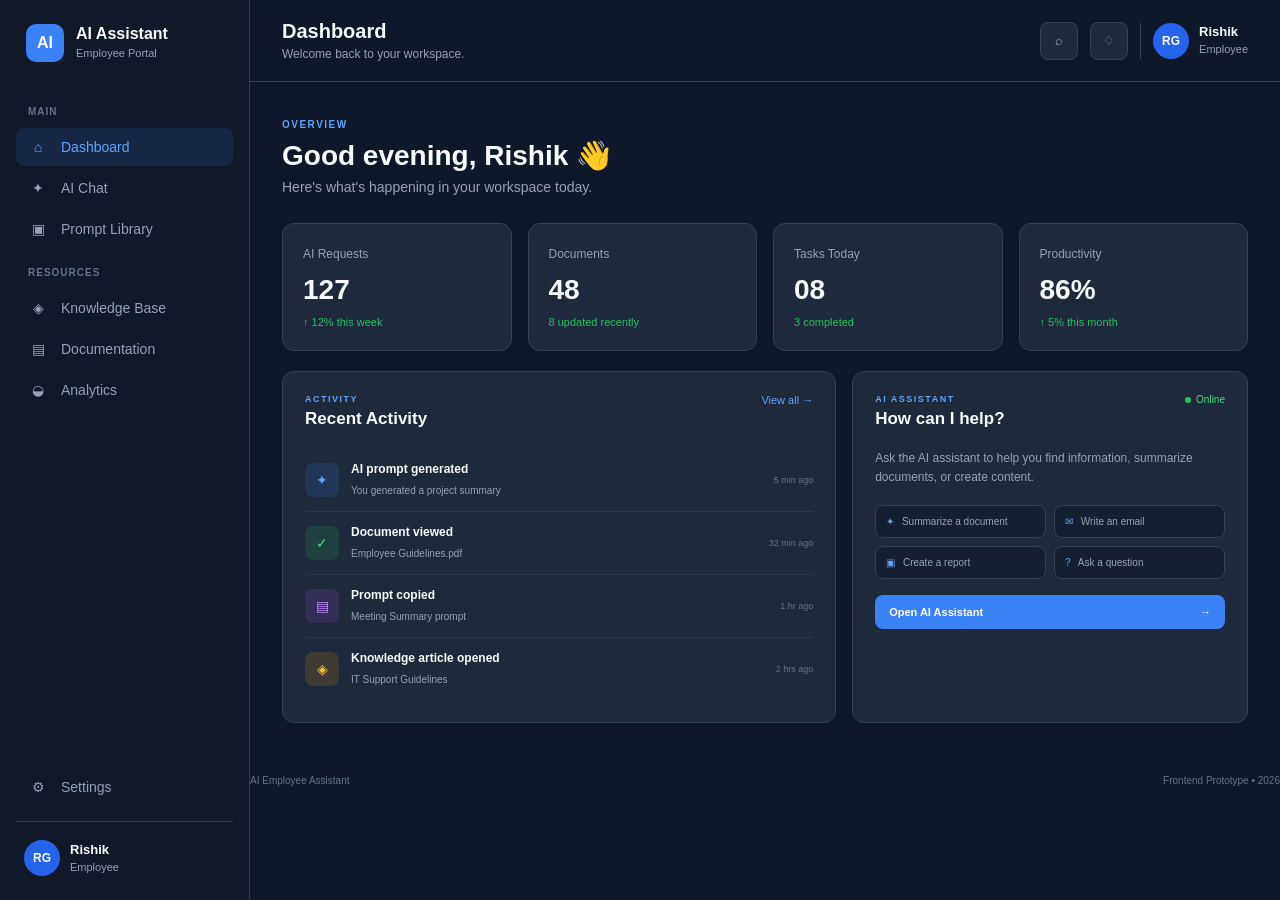
<file: index.html>
<!doctype html>
<html lang="en">
  <head>
    <meta charset="UTF-8" />
    <meta name="viewport" content="width=device-width, initial-scale=1.0" />
    <title>AI Employee Assistant</title>

    <link rel="stylesheet" href="css/style.css" />
    <link rel="stylesheet" href="css/dashboard.css" />

    <script src="js/main.js" defer></script>
  </head>

  <body>
    <div class="app">
      <!-- Sidebar -->
      <aside class="sidebar">
        <div class="logo">
          <div class="logo-icon">AI</div>
          <div>
            <h2>AI Assistant</h2>
            <span>Employee Portal</span>
          </div>
        </div>

        <nav class="sidebar-nav">
          <p class="nav-title">MAIN</p>

          <a href="index.html" class="nav-item active">
            <span>⌂</span>
            Dashboard
          </a>

          <a href="chat.html" class="nav-item">
            <span>✦</span>
            AI Chat
          </a>

          <a href="prompts.html" class="nav-item">
            <span>▣</span>
            Prompt Library
          </a>

          <p class="nav-title">RESOURCES</p>

          <a href="knowledge.html" class="nav-item">
            <span>◈</span>
            Knowledge Base
          </a>

          <a href="docs.html" class="nav-item">
            <span>▤</span>
            Documentation
          </a>

          <a href="analytics.html" class="nav-item">
            <span>◒</span>
            Analytics
          </a>
        </nav>

        <div class="sidebar-bottom">
          <a href="settings.html" class="nav-item">
            <span>⚙</span>
            Settings
          </a>

          <div class="user-mini">
            <div class="avatar">RG</div>

            <div>
              <strong id="userName">Rishik</strong>
              <small id="userRole">Employee</small>
            </div>
          </div>
        </div>
      </aside>

      <!-- Main Area -->
      <main class="main">
        <!-- Top Bar -->
        <header class="topbar">
          <div class="page-info">
            <h1>Dashboard</h1>
            <p>Welcome back to your workspace.</p>
          </div>

          <div class="topbar-actions">
            <button class="icon-btn">⌕</button>
            <button class="icon-btn">♢</button>

            <div class="profile">
              <div class="avatar">RG</div>

              <div>
                <strong id="topUserName">Rishik</strong>
                <small id="topUserRole">Employee</small>
              </div>
            </div>
          </div>
        </header>

        <!-- Page Content -->
        <section class="content">
          <div class="welcome">
            <div>
              <span class="eyebrow">OVERVIEW</span>
              <h2>
                <span id="greetingText">Good morning</span>,
                <span id="welcomeName">Rishik</span> 👋
              </h2>
              <p>Here's what's happening in your workspace today.</p>
            </div>
          </div>

          <div class="stats-grid">
            <div class="stat-card">
              <span>AI Requests</span>
              <strong id="aiRequests">127</strong>
              <small id="aiRequestsChange">↑ 12% this week</small>
            </div>

            <div class="stat-card">
              <span>Documents</span>
              <strong id="documents">48</strong>
              <small id="documentsChange">8 updated recently</small>
            </div>

            <div class="stat-card">
              <span>Tasks Today</span>
              <strong id="tasksToday">08</strong>
              <small id="tasksChange">3 completed</small>
            </div>

            <div class="stat-card">
              <span>Productivity</span>
              <strong id="productivity">86%</strong>
              <small id="productivityChange">↑ 5% this month</small>
            </div>
          </div>
          <!-- Dashboard Lower Section -->
          <div class="dashboard-grid">
            <!-- Recent Activity -->
            <div class="dashboard-card activity-card">
              <div class="card-header">
                <div>
                  <span class="card-label">ACTIVITY</span>
                  <h3>Recent Activity</h3>
                </div>

                <a href="analytics.html" class="view-link">View all →</a>
              </div>

              <div class="activity-list" id="activityList"></div>
            </div>

            <!-- AI Assistant -->
            <div class="dashboard-card assistant-card">
              <div class="card-header">
                <div>
                  <span class="card-label">AI ASSISTANT</span>
                  <h3>How can I help?</h3>
                </div>

                <div class="ai-status">
                  <span></span>
                  Online
                </div>
              </div>

              <p class="assistant-text">
                Ask the AI assistant to help you find information, summarize
                documents, or create content.
              </p>

              <div class="quick-prompts">
                <a
                  href="chat.html?prompt=Summarize%20a%20document"
                  class="quick-prompt"
                >
                  <span>✦</span>
                  Summarize a document
                </a>

                <a
                  href="chat.html?prompt=Help%20me%20write%20a%20professional%20workplace%20email."
                  class="quick-prompt"
                >
                  <span>✉</span>
                  Write an email
                </a>

                <a
                  href="chat.html?prompt=Help%20me%20create%20a%20structured%20workplace%20report."
                  class="quick-prompt"
                >
                  <span>▣</span>
                  Create a report
                </a>

                <a
                  href="chat.html?prompt=Help%20me%20with%20a%20workplace%20question."
                  class="quick-prompt"
                >
                  <span>?</span>
                  Ask a question
                </a>
              </div>

              <a href="chat.html" class="assistant-button">
                Open AI Assistant
                <span>→</span>
              </a>
            </div>
          </div>
        </section>
        <footer class="dashboard-footer">
          <span>AI Employee Assistant</span>
          <span>Frontend Prototype • 2026</span>
        </footer>
      </main>
    </div>
  </body>
</html>
</file>
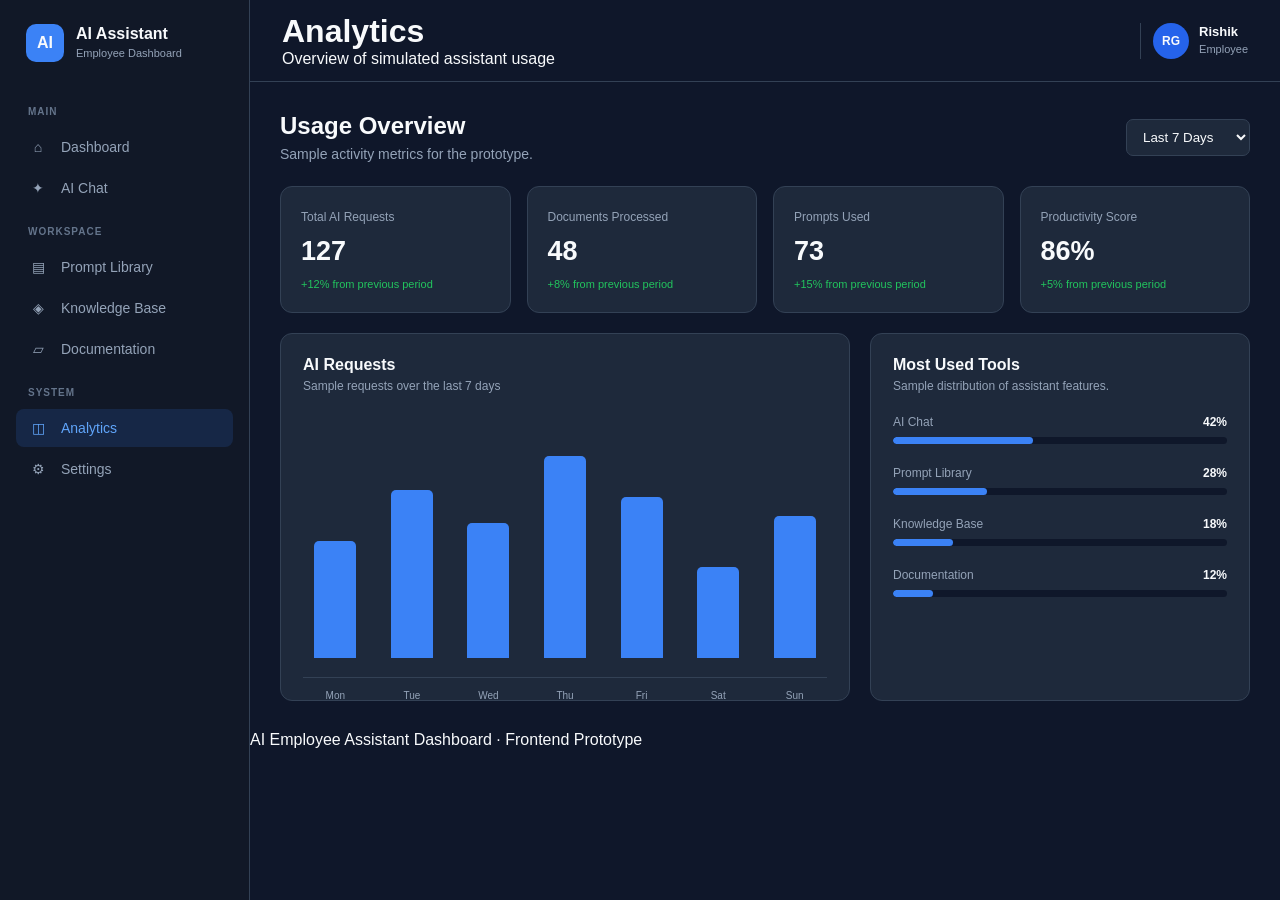
<file: analytics.html>
<!doctype html>
<html lang="en">
  <head>
    <meta charset="UTF-8" />
    <meta name="viewport" content="width=device-width, initial-scale=1.0" />

    <title>Analytics | AI Employee Assistant</title>

    <link rel="stylesheet" href="css/style.css?v=2" />
    <link rel="stylesheet" href="css/analytics.css?v=2" />

    <script src="js/main.js" defer></script>
    <script src="js/analytics.js" defer></script>
  </head>

  <body>
    <div class="app">
      <aside class="sidebar">
        <div class="logo">
          <div class="logo-icon">AI</div>

          <div>
            <h2>AI Assistant</h2>
            <span>Employee Dashboard</span>
          </div>
        </div>

        <nav class="sidebar-nav">
          <p class="nav-title">MAIN</p>

          <a href="index.html" class="nav-item">
            <span>⌂</span>
            Dashboard
          </a>

          <a href="chat.html" class="nav-item">
            <span>✦</span>
            AI Chat
          </a>

          <p class="nav-title">WORKSPACE</p>

          <a href="prompts.html" class="nav-item">
            <span>▤</span>
            Prompt Library
          </a>

          <a href="knowledge.html" class="nav-item">
            <span>◈</span>
            Knowledge Base
          </a>

          <a href="docs.html" class="nav-item">
            <span>▱</span>
            Documentation
          </a>

          <p class="nav-title">SYSTEM</p>

          <a href="analytics.html" class="nav-item active">
            <span>◫</span>
            Analytics
          </a>

          <a href="settings.html" class="nav-item">
            <span>⚙</span>
            Settings
          </a>
        </nav>
      </aside>

      <main class="main">
        <header class="topbar">
          <div>
            <h1>Analytics</h1>
            <p>Overview of simulated assistant usage</p>
          </div>

          <div class="profile">
            <div class="avatar">RG</div>

            <div>
              <strong>Rishik</strong>
              <small>Employee</small>
            </div>
          </div>
        </header>

        <section class="analytics-container">
          <div class="analytics-header">
            <div>
              <h2>Usage Overview</h2>
              <p>Sample activity metrics for the prototype.</p>
            </div>

            <select id="timeRange">
              <option>Last 7 Days</option>
              <option>Last 30 Days</option>
              <option>Last 90 Days</option>
            </select>
          </div>

          <div class="analytics-stats">
            <div class="analytics-card">
              <span>Total AI Requests</span>
              <strong id="totalAIRequests">127</strong>
              <small>+12% from previous period</small>
            </div>

            <div class="analytics-card">
              <span>Documents Processed</span>
              <strong id="documentsProcessed">48</strong>
              <small>+8% from previous period</small>
            </div>

            <div class="analytics-card">
              <span>Prompts Used</span>
              <strong id="promptsUsed">73</strong>
              <small>+15% from previous period</small>
            </div>

            <div class="analytics-card">
              <span>Productivity Score</span>
              <strong id="productivityScore">86%</strong>
              <small>+5% from previous period</small>
            </div>
          </div>

          <div class="analytics-grid">
            <div class="chart-card">
              <div class="chart-header">
                <div>
                  <h3>AI Requests</h3>
                  <p id="chartDescription">
                    Sample requests over the last 7 days
                  </p>
                </div>
              </div>

              <div class="chart">
                <div class="chart-bar">
                  <span id="bar1" style="height: 45%"></span>
                  <small>Mon</small>
                </div>

                <div class="chart-bar">
                  <span id="bar2" style="height: 65%"></span>
                  <small>Tue</small>
                </div>

                <div class="chart-bar">
                  <span id="bar3" style="height: 52%"></span>
                  <small>Wed</small>
                </div>

                <div class="chart-bar">
                  <span id="bar4" style="height: 78%"></span>
                  <small>Thu</small>
                </div>

                <div class="chart-bar">
                  <span id="bar5" style="height: 62%"></span>
                  <small>Fri</small>
                </div>

                <div class="chart-bar">
                  <span id="bar6" style="height: 35%"></span>
                  <small>Sat</small>
                </div>

                <div class="chart-bar">
                  <span id="bar7" style="height: 55%"></span>
                  <small>Sun</small>
                </div>
              </div>
            </div>

            <div class="activity-card">
              <h3>Most Used Tools</h3>
              <p>Sample distribution of assistant features.</p>

              <div class="tool-row">
                <div>
                  <span>AI Chat</span>
                  <strong>42%</strong>
                </div>

                <div class="progress">
                  <span style="width: 42%"></span>
                </div>
              </div>

              <div class="tool-row">
                <div>
                  <span>Prompt Library</span>
                  <strong>28%</strong>
                </div>

                <div class="progress">
                  <span style="width: 28%"></span>
                </div>
              </div>

              <div class="tool-row">
                <div>
                  <span>Knowledge Base</span>
                  <strong>18%</strong>
                </div>

                <div class="progress">
                  <span style="width: 18%"></span>
                </div>
              </div>

              <div class="tool-row">
                <div>
                  <span>Documentation</span>
                  <strong>12%</strong>
                </div>

                <div class="progress">
                  <span style="width: 12%"></span>
                </div>
              </div>
            </div>
          </div>
        </section>

        <footer class="footer">
          <p>AI Employee Assistant Dashboard · Frontend Prototype</p>
        </footer>
      </main>
    </div>
  </body>
</html>
</file>
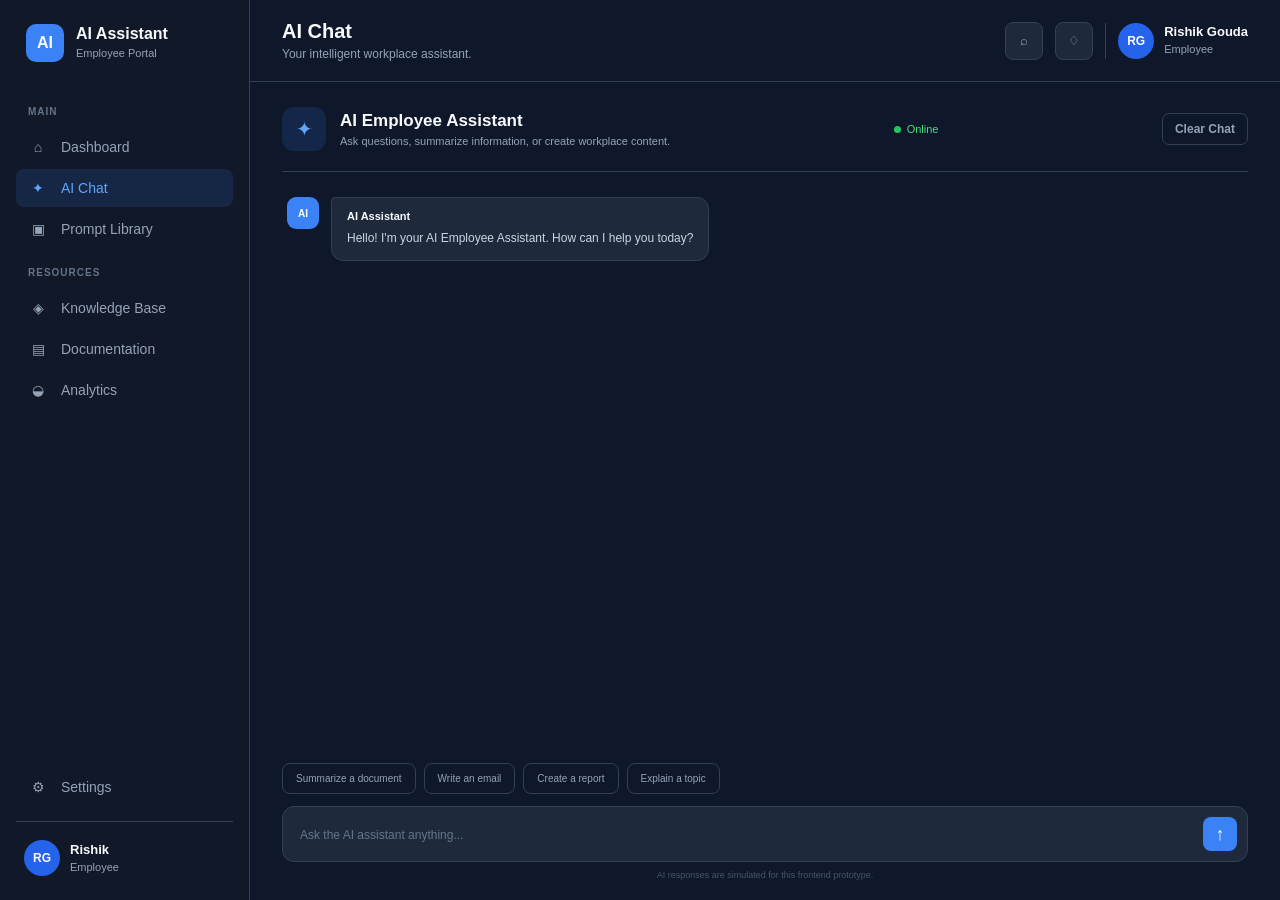
<file: chat.html>
<!doctype html>
<html lang="en">
  <head>
    <meta charset="UTF-8" />
    <meta name="viewport" content="width=device-width, initial-scale=1.0" />

    <title>AI Chat | AI Employee Assistant</title>

    <link rel="stylesheet" href="css/style.css" />
    <link rel="stylesheet" href="css/chat.css" />

    <script src="js/main.js" defer></script>
    <script src="js/chat.js" defer></script>
  </head>

  <body>
    <div class="app">
      <!-- Sidebar -->
      <aside class="sidebar">
        <div class="logo">
          <div class="logo-icon">AI</div>

          <div>
            <h2>AI Assistant</h2>
            <span>Employee Portal</span>
          </div>
        </div>

        <nav class="sidebar-nav">
          <p class="nav-title">MAIN</p>

          <a href="index.html" class="nav-item">
            <span>⌂</span>
            Dashboard
          </a>

          <a href="chat.html" class="nav-item active">
            <span>✦</span>
            AI Chat
          </a>

          <a href="prompts.html" class="nav-item">
            <span>▣</span>
            Prompt Library
          </a>

          <p class="nav-title">RESOURCES</p>

          <a href="knowledge.html" class="nav-item">
            <span>◈</span>
            Knowledge Base
          </a>

          <a href="docs.html" class="nav-item">
            <span>▤</span>
            Documentation
          </a>

          <a href="analytics.html" class="nav-item">
            <span>◒</span>
            Analytics
          </a>
        </nav>

        <div class="sidebar-bottom">
          <a href="settings.html" class="nav-item">
            <span>⚙</span>
            Settings
          </a>

          <div class="user-mini">
            <div class="avatar">RG</div>

            <div>
              <strong>Rishik</strong>
              <small>Employee</small>
            </div>
          </div>
        </div>
      </aside>

      <!-- Main -->
      <main class="main">
        <header class="topbar">
          <div class="page-info">
            <h1>AI Chat</h1>
            <p>Your intelligent workplace assistant.</p>
          </div>

          <div class="topbar-actions">
            <button class="icon-btn">⌕</button>
            <button class="icon-btn">♢</button>

            <div class="profile">
              <div class="avatar">RG</div>

              <div>
                <strong>Rishik Gouda</strong>
                <small>Employee</small>
              </div>
            </div>
          </div>
        </header>

        <!-- Chat -->
        <section class="chat-container">
          <div class="chat-header">
            <div class="ai-avatar">✦</div>

            <div>
              <h2>AI Employee Assistant</h2>
              <p>
                Ask questions, summarize information, or create workplace
                content.
              </p>
            </div>

            <div class="chat-status">
              <span></span>
              Online
            </div>

            <button id="clearChat" class="clear-chat">Clear Chat</button>
          </div>

          <!-- Messages -->
          <div class="chat-messages" id="chatMessages">
            <div class="message ai-message">
              <div class="message-avatar">AI</div>

              <div class="message-content">
                <strong>AI Assistant</strong>

                <p>
                  Hello! I'm your AI Employee Assistant. How can I help you
                  today?
                </p>
              </div>
            </div>
          </div>

          <!-- Suggestions -->
          <div class="suggestions" id="chatSuggestions">
            <button class="suggestion">Summarize a document</button>

            <button class="suggestion">Write an email</button>

            <button class="suggestion">Create a report</button>

            <button class="suggestion">Explain a topic</button>
          </div>

          <!-- Input -->
          <div class="chat-input-area">
            <textarea
              id="chatInput"
              placeholder="Ask the AI assistant anything..."
              rows="1"
            ></textarea>

            <button id="sendButton" class="send-button">↑</button>
          </div>

          <p class="chat-disclaimer">
            AI responses are simulated for this frontend prototype.
          </p>
        </section>
      </main>
    </div>
  </body>
</html>
</file>
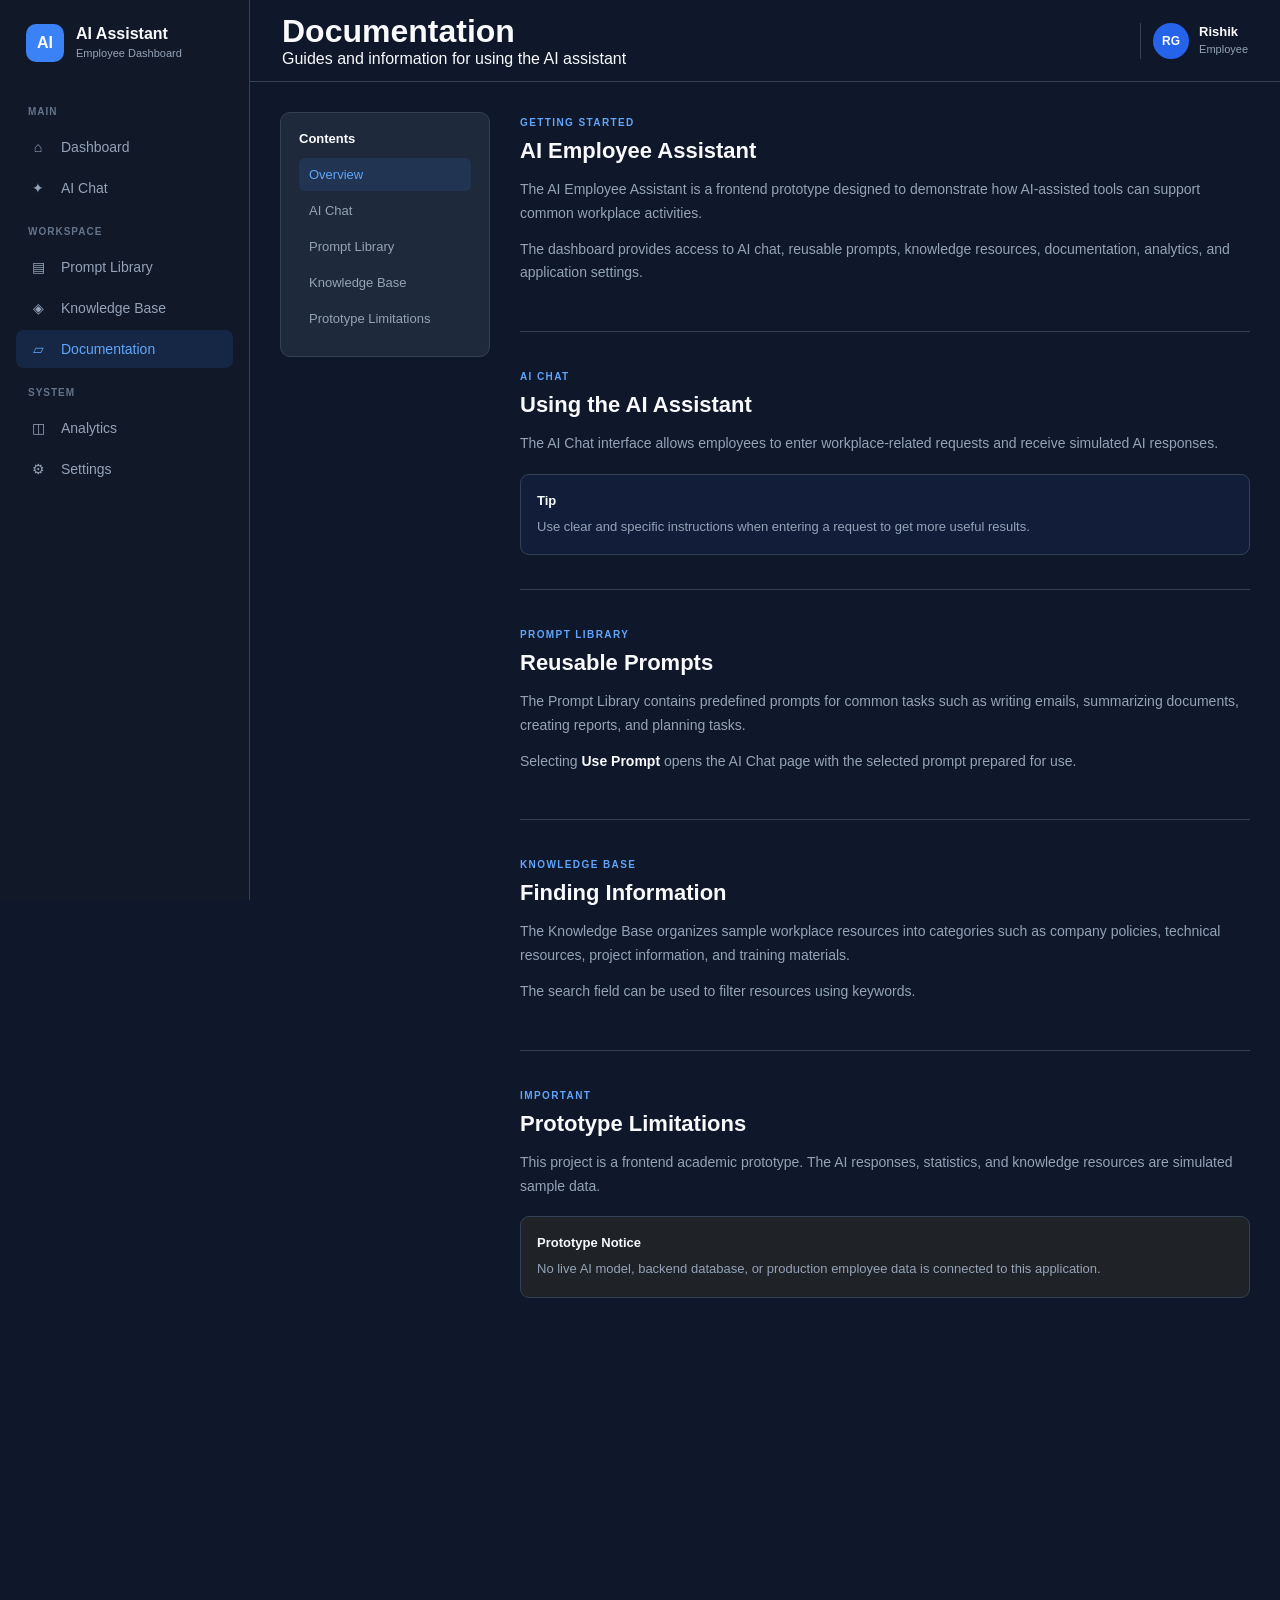
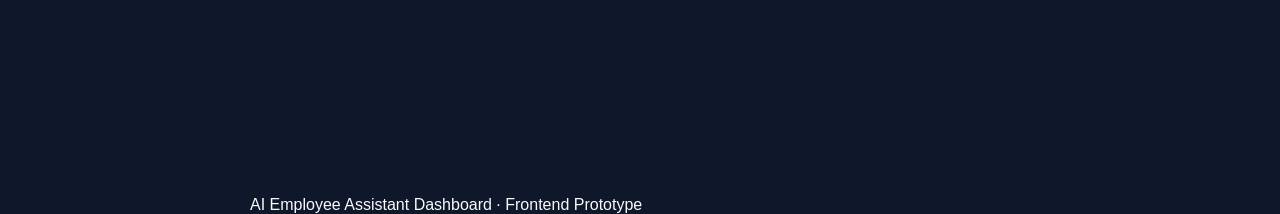
<file: docs.html>
<!doctype html>
<html lang="en">
  <head>
    <meta charset="UTF-8" />
    <meta name="viewport" content="width=device-width, initial-scale=1.0" />

    <title>Documentation | AI Employee Assistant</title>

    <link rel="stylesheet" href="css/style.css?v=2" />
    <link rel="stylesheet" href="css/docs.css?v=2" />

    <script src="js/main.js" defer></script>
    <script src="js/docs.js" defer></script>
  </head>

  <body>
    <div class="app">
      <aside class="sidebar">
        <div class="logo">
          <div class="logo-icon">AI</div>

          <div>
            <h2>AI Assistant</h2>
            <span>Employee Dashboard</span>
          </div>
        </div>

        <nav class="sidebar-nav">
          <p class="nav-title">MAIN</p>

          <a href="index.html" class="nav-item">
            <span>⌂</span>
            Dashboard
          </a>

          <a href="chat.html" class="nav-item">
            <span>✦</span>
            AI Chat
          </a>

          <p class="nav-title">WORKSPACE</p>

          <a href="prompts.html" class="nav-item">
            <span>▤</span>
            Prompt Library
          </a>

          <a href="knowledge.html" class="nav-item">
            <span>◈</span>
            Knowledge Base
          </a>

          <a href="docs.html" class="nav-item active">
            <span>▱</span>
            Documentation
          </a>

          <p class="nav-title">SYSTEM</p>

          <a href="analytics.html" class="nav-item">
            <span>◫</span>
            Analytics
          </a>

          <a href="settings.html" class="nav-item">
            <span>⚙</span>
            Settings
          </a>
        </nav>
      </aside>

      <main class="main">
        <header class="topbar">
          <div>
            <h1>Documentation</h1>
            <p>Guides and information for using the AI assistant</p>
          </div>

          <div class="profile">
            <div class="avatar">RG</div>

            <div>
              <strong>Rishik</strong>
              <small>Employee</small>
            </div>
          </div>
        </header>

        <section class="docs-container">
          <div class="docs-layout">
            <aside class="docs-sidebar">
              <h3>Contents</h3>

              <a href="#overview" class="docs-link active"> Overview </a>

              <a href="#chat" class="docs-link"> AI Chat </a>

              <a href="#prompts" class="docs-link"> Prompt Library </a>

              <a href="#knowledge" class="docs-link"> Knowledge Base </a>

              <a href="#limitations" class="docs-link">
                Prototype Limitations
              </a>
            </aside>

            <article class="docs-content">
              <section id="overview" class="doc-section">
                <span class="doc-label">GETTING STARTED</span>

                <h2>AI Employee Assistant</h2>

                <p>
                  The AI Employee Assistant is a frontend prototype designed to
                  demonstrate how AI-assisted tools can support common workplace
                  activities.
                </p>

                <p>
                  The dashboard provides access to AI chat, reusable prompts,
                  knowledge resources, documentation, analytics, and application
                  settings.
                </p>
              </section>

              <section id="chat" class="doc-section">
                <span class="doc-label">AI CHAT</span>

                <h2>Using the AI Assistant</h2>

                <p>
                  The AI Chat interface allows employees to enter
                  workplace-related requests and receive simulated AI responses.
                </p>

                <div class="info-box">
                  <strong>Tip</strong>
                  <p>
                    Use clear and specific instructions when entering a request
                    to get more useful results.
                  </p>
                </div>
              </section>

              <section id="prompts" class="doc-section">
                <span class="doc-label">PROMPT LIBRARY</span>

                <h2>Reusable Prompts</h2>

                <p>
                  The Prompt Library contains predefined prompts for common
                  tasks such as writing emails, summarizing documents, creating
                  reports, and planning tasks.
                </p>

                <p>
                  Selecting <strong>Use Prompt</strong> opens the AI Chat page
                  with the selected prompt prepared for use.
                </p>
              </section>

              <section id="knowledge" class="doc-section">
                <span class="doc-label">KNOWLEDGE BASE</span>

                <h2>Finding Information</h2>

                <p>
                  The Knowledge Base organizes sample workplace resources into
                  categories such as company policies, technical resources,
                  project information, and training materials.
                </p>

                <p>
                  The search field can be used to filter resources using
                  keywords.
                </p>
              </section>

              <section id="limitations" class="doc-section">
                <span class="doc-label">IMPORTANT</span>

                <h2>Prototype Limitations</h2>

                <p>
                  This project is a frontend academic prototype. The AI
                  responses, statistics, and knowledge resources are simulated
                  sample data.
                </p>

                <div class="warning-box">
                  <strong>Prototype Notice</strong>
                  <p>
                    No live AI model, backend database, or production employee
                    data is connected to this application.
                  </p>
                </div>
              </section>
            </article>
          </div>
        </section>

        <footer class="footer">
          <p>AI Employee Assistant Dashboard · Frontend Prototype</p>
        </footer>
      </main>
    </div>
  </body>
</html>
</file>
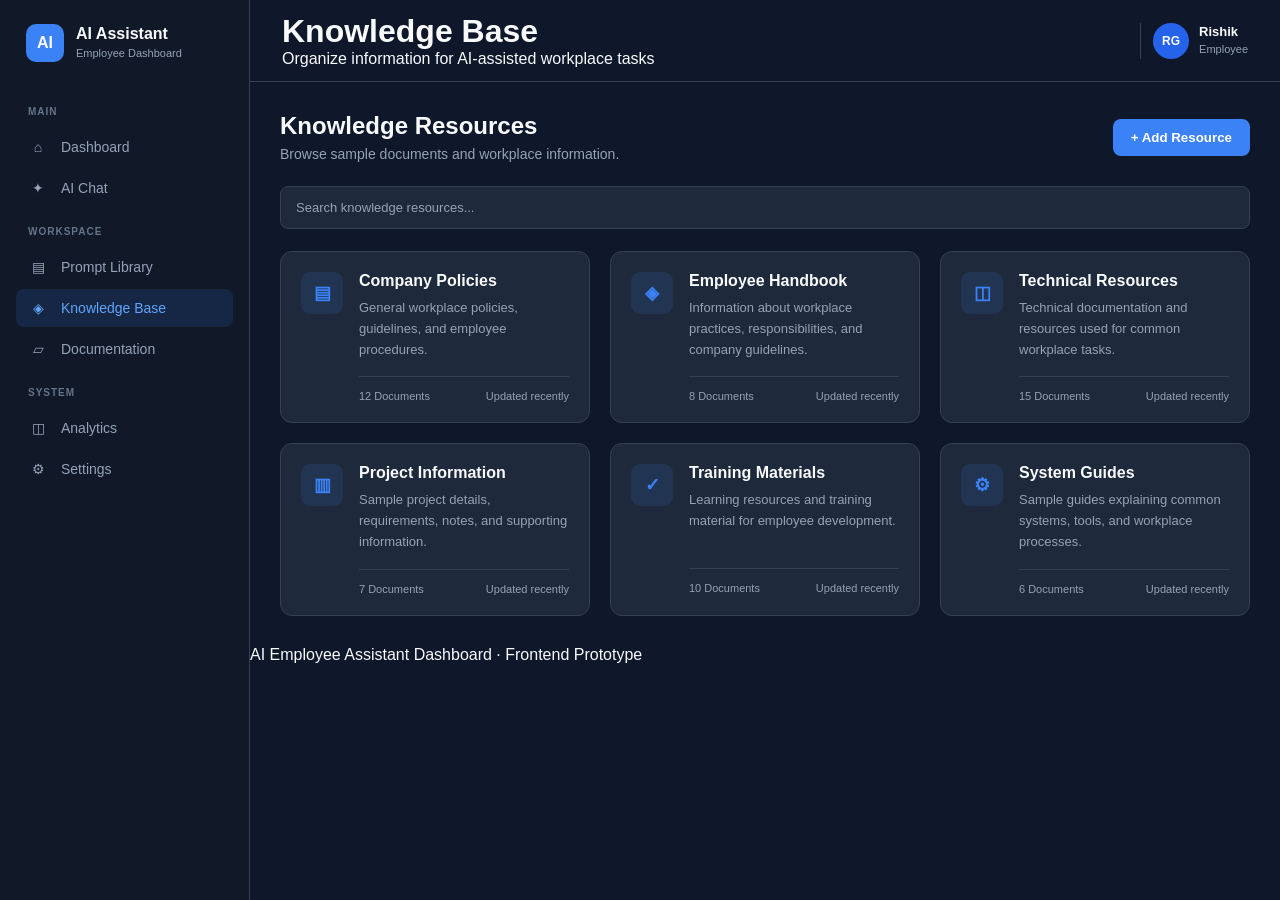
<file: knowledge.html>
<!doctype html>
<html lang="en">
  <head>
    <meta charset="UTF-8" />
    <meta name="viewport" content="width=device-width, initial-scale=1.0" />

    <title>Knowledge Base | AI Employee Assistant</title>

    <link rel="stylesheet" href="css/style.css?v=2" />
    <link rel="stylesheet" href="css/knowledge.css?v=2" />

    <script src="js/main.js" defer></script>
    <script src="js/knowledge.js" defer></script>
  </head>

  <body>
    <div class="app">
      <aside class="sidebar">
        <div class="logo">
          <div class="logo-icon">AI</div>

          <div>
            <h2>AI Assistant</h2>
            <span>Employee Dashboard</span>
          </div>
        </div>

        <nav class="sidebar-nav">
          <p class="nav-title">MAIN</p>

          <a href="index.html" class="nav-item">
            <span>⌂</span>
            Dashboard
          </a>

          <a href="chat.html" class="nav-item">
            <span>✦</span>
            AI Chat
          </a>

          <p class="nav-title">WORKSPACE</p>

          <a href="prompts.html" class="nav-item">
            <span>▤</span>
            Prompt Library
          </a>

          <a href="knowledge.html" class="nav-item active">
            <span>◈</span>
            Knowledge Base
          </a>

          <a href="docs.html" class="nav-item">
            <span>▱</span>
            Documentation
          </a>

          <p class="nav-title">SYSTEM</p>

          <a href="analytics.html" class="nav-item">
            <span>◫</span>
            Analytics
          </a>

          <a href="settings.html" class="nav-item">
            <span>⚙</span>
            Settings
          </a>
        </nav>
      </aside>

      <main class="main">
        <header class="topbar">
          <div>
            <h1>Knowledge Base</h1>
            <p>Organize information for AI-assisted workplace tasks</p>
          </div>

          <div class="profile">
            <div class="avatar">RG</div>

            <div>
              <strong>Rishik</strong>
              <small>Employee</small>
            </div>
          </div>
        </header>

        <section class="knowledge-container">
          <div class="knowledge-header">
            <div>
              <h2>Knowledge Resources</h2>
              <p>Browse sample documents and workplace information.</p>
            </div>

            <button class="add-resource" id="addResourceBtn">
              + Add Resource
            </button>
          </div>
          <div class="new-resource-form" id="newResourceForm">
            <div class="new-resource-header">
              <div>
                <h3>Add Knowledge Resource</h3>
                <p>Add a custom resource to your knowledge base.</p>
              </div>
            </div>

            <div class="new-resource-fields">
              <div>
                <label for="resourceName">Resource Name</label>
                <input
                  type="text"
                  id="resourceName"
                  placeholder="e.g. Meeting Guidelines"
                />
              </div>

              <div>
                <label for="resourceCategory">Category</label>
                <select id="newResourceCategory">
                  <option value="Workplace">Workplace</option>
                  <option value="Employee Resources">Employee Resources</option>
                  <option value="Technical">Technical</option>
                  <option value="Projects">Projects</option>
                  <option value="Learning">Learning</option>
                  <option value="Systems">Systems</option>
                </select>
              </div>

              <div>
                <label for="resourceText">Description</label>
                <textarea
                  id="resourceText"
                  placeholder="Describe the information contained in this resource..."
                ></textarea>
              </div>
            </div>

            <div class="new-resource-actions">
              <button class="cancel-resource" id="cancelResourceBtn">
                Cancel
              </button>

              <button class="save-resource" id="saveResourceBtn">
                Add Resource
              </button>
            </div>
          </div>

          <div class="knowledge-search">
            <input
              type="text"
              id="knowledgeSearch"
              placeholder="Search knowledge resources..."
            />
          </div>

          <div class="knowledge-grid">
            <div class="knowledge-card" data-resource="company-policies">
              <div class="knowledge-icon">▤</div>

              <div class="knowledge-content">
                <h3>Company Policies</h3>

                <p>
                  General workplace policies, guidelines, and employee
                  procedures.
                </p>

                <div class="knowledge-meta">
                  <span>12 Documents</span>
                  <span>Updated recently</span>
                </div>
              </div>
            </div>

            <div class="knowledge-card" data-resource="employee-handbook">
              <div class="knowledge-icon">◈</div>

              <div class="knowledge-content">
                <h3>Employee Handbook</h3>

                <p>
                  Information about workplace practices, responsibilities, and
                  company guidelines.
                </p>

                <div class="knowledge-meta">
                  <span>8 Documents</span>
                  <span>Updated recently</span>
                </div>
              </div>
            </div>

            <div class="knowledge-card" data-resource="technical-resources">
              <div class="knowledge-icon">◫</div>

              <div class="knowledge-content">
                <h3>Technical Resources</h3>

                <p>
                  Technical documentation and resources used for common
                  workplace tasks.
                </p>

                <div class="knowledge-meta">
                  <span>15 Documents</span>
                  <span>Updated recently</span>
                </div>
              </div>
            </div>

            <div class="knowledge-card" data-resource="project-information">
              <div class="knowledge-icon">▥</div>

              <div class="knowledge-content">
                <h3>Project Information</h3>

                <p>
                  Sample project details, requirements, notes, and supporting
                  information.
                </p>

                <div class="knowledge-meta">
                  <span>7 Documents</span>
                  <span>Updated recently</span>
                </div>
              </div>
            </div>

            <div class="knowledge-card" data-resource="training-materials">
              <div class="knowledge-icon">✓</div>

              <div class="knowledge-content">
                <h3>Training Materials</h3>

                <p>
                  Learning resources and training material for employee
                  development.
                </p>

                <div class="knowledge-meta">
                  <span>10 Documents</span>
                  <span>Updated recently</span>
                </div>
              </div>
            </div>

            <div class="knowledge-card" data-resource="system-guides">
              <div class="knowledge-icon">⚙</div>

              <div class="knowledge-content">
                <h3>System Guides</h3>

                <p>
                  Sample guides explaining common systems, tools, and workplace
                  processes.
                </p>

                <div class="knowledge-meta">
                  <span>6 Documents</span>
                  <span>Updated recently</span>
                </div>
              </div>
            </div>
          </div>

          <div class="resource-panel" id="resourcePanel">
            <div class="resource-panel-header">
              <div>
                <span id="resourceCategory">Knowledge Resource</span>
                <h2 id="resourceTitle">Resource Title</h2>
              </div>

              <button id="closeResource">✕</button>
            </div>

            <div class="resource-panel-content">
              <p id="resourceDescription"></p>

              <h3>Key Information</h3>

              <ul id="resourceDetails"></ul>
            </div>
          </div>
        </section>

        <footer class="footer">
          <p>AI Employee Assistant Dashboard · Frontend Prototype</p>
        </footer>
      </main>
    </div>
  </body>
</html>
</file>
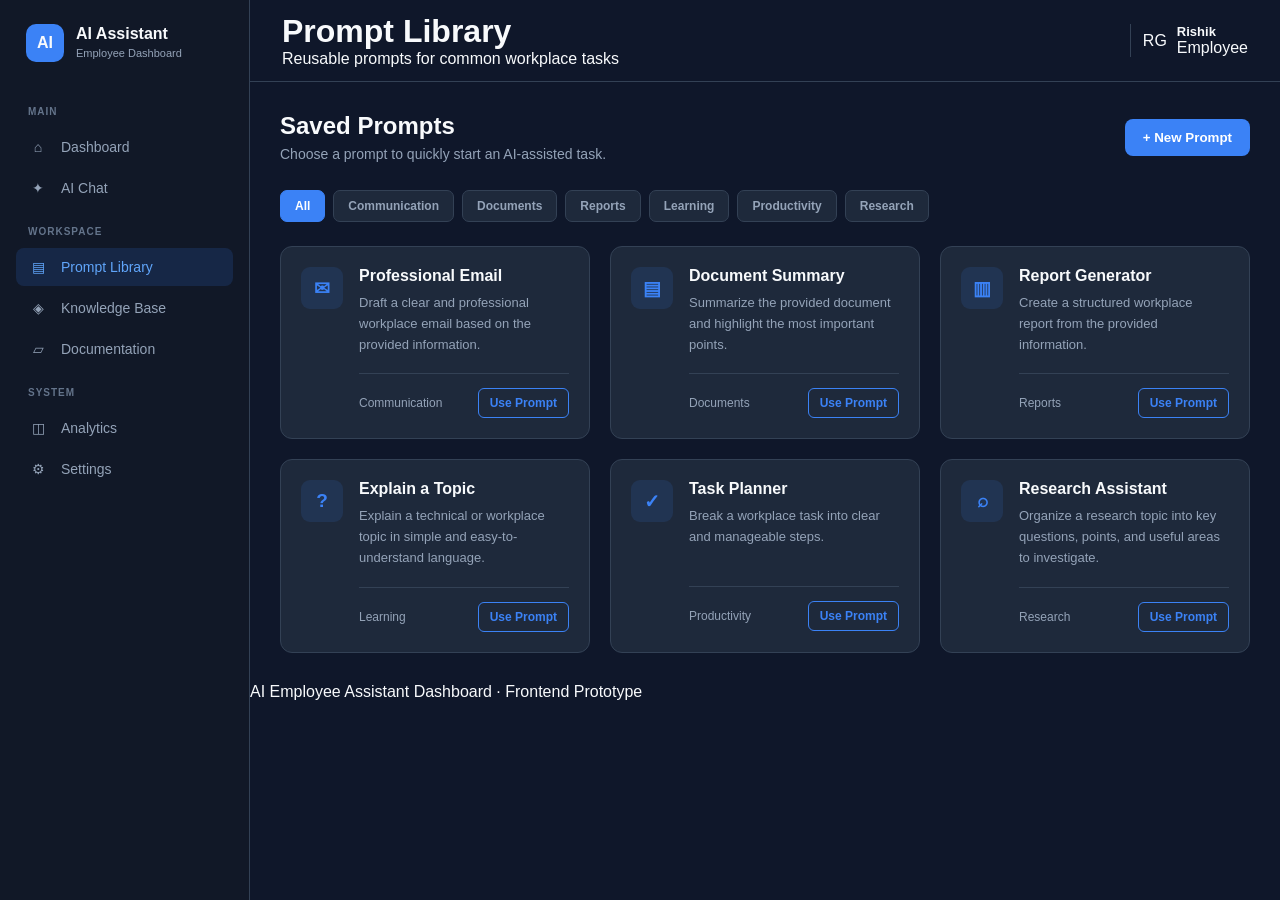
<file: prompts.html>
<!doctype html>
<html lang="en">
  <head>
    <meta charset="UTF-8" />
    <meta name="viewport" content="width=device-width, initial-scale=1.0" />
    <title>Prompt Library | AI Employee Assistant</title>

    <link rel="stylesheet" href="css/style.css?v=2" />
    <link rel="stylesheet" href="css/prompts.css?v=2" />

    <script src="js/main.js" defer></script>
    <script src="js/prompts.js" defer></script>
  </head>

  <body>
    <div class="app">
      <aside class="sidebar">
        <div class="logo">
          <div class="logo-icon">AI</div>
          <div>
            <h2>AI Assistant</h2>
            <span>Employee Dashboard</span>
          </div>
        </div>

        <nav class="sidebar-nav">
          <p class="nav-title">MAIN</p>

          <a href="index.html" class="nav-item">
            <span>⌂</span>
            Dashboard
          </a>

          <a href="chat.html" class="nav-item">
            <span>✦</span>
            AI Chat
          </a>

          <p class="nav-title">WORKSPACE</p>

          <a href="prompts.html" class="nav-item active">
            <span>▤</span>
            Prompt Library
          </a>

          <a href="knowledge.html" class="nav-item">
            <span>◈</span>
            Knowledge Base
          </a>

          <a href="docs.html" class="nav-item">
            <span>▱</span>
            Documentation
          </a>

          <p class="nav-title">SYSTEM</p>

          <a href="analytics.html" class="nav-item">
            <span>◫</span>
            Analytics
          </a>

          <a href="settings.html" class="nav-item">
            <span>⚙</span>
            Settings
          </a>
        </nav>
      </aside>

      <main class="main">
        <header class="topbar">
          <div>
            <h1>Prompt Library</h1>
            <p>Reusable prompts for common workplace tasks</p>
          </div>

          <div class="profile">
            <div class="profile-avatar">RG</div>
            <div>
              <strong>Rishik</strong>
              <span>Employee</span>
            </div>
          </div>
        </header>

        <section class="prompts-container">
          <div class="prompt-header">
            <div>
              <h2>Saved Prompts</h2>
              <p>Choose a prompt to quickly start an AI-assisted task.</p>
            </div>

            <button class="create-prompt" id="createPromptBtn">
              + New Prompt
            </button>
          </div>
          <div class="new-prompt-form" id="newPromptForm">
            <div class="new-prompt-header">
              <div>
                <h3>Create New Prompt</h3>
                <p>Add a custom prompt to your library.</p>
              </div>
            </div>

            <div class="new-prompt-fields">
              <div>
                <label for="promptName">Prompt Name</label>
                <input
                  type="text"
                  id="promptName"
                  placeholder="e.g. Meeting Notes"
                />
              </div>

              <div>
                <label for="promptCategory">Category</label>
                <select id="promptCategory">
                  <option value="Communication">Communication</option>
                  <option value="Documents">Documents</option>
                  <option value="Reports">Reports</option>
                  <option value="Learning">Learning</option>
                  <option value="Productivity">Productivity</option>
                  <option value="Research">Research</option>
                </select>
              </div>

              <div>
                <label for="promptText">Prompt</label>
                <textarea
                  id="promptText"
                  placeholder="Write the instruction you want the AI assistant to follow..."
                ></textarea>
              </div>
            </div>

            <div class="new-prompt-actions">
              <button class="cancel-prompt" id="cancelPromptBtn">Cancel</button>
              <button class="save-prompt" id="savePromptBtn">
                Save Prompt
              </button>
            </div>
          </div>

          <div class="prompt-filters">
            <button class="filter-btn active" data-category="All">All</button>
            <button class="filter-btn" data-category="Communication">
              Communication
            </button>
            <button class="filter-btn" data-category="Documents">
              Documents
            </button>
            <button class="filter-btn" data-category="Reports">Reports</button>
            <button class="filter-btn" data-category="Learning">
              Learning
            </button>
            <button class="filter-btn" data-category="Productivity">
              Productivity
            </button>
            <button class="filter-btn" data-category="Research">
              Research
            </button>
          </div>

          <div class="prompt-grid">
            <div class="prompt-card">
              <div class="prompt-icon">✉</div>

              <div class="prompt-card-content">
                <h3>Professional Email</h3>
                <p>
                  Draft a clear and professional workplace email based on the
                  provided information.
                </p>

                <div class="prompt-footer">
                  <span>Communication</span>
                  <button class="use-prompt">Use Prompt</button>
                </div>
              </div>
            </div>

            <div class="prompt-card">
              <div class="prompt-icon">▤</div>

              <div class="prompt-card-content">
                <h3>Document Summary</h3>
                <p>
                  Summarize the provided document and highlight the most
                  important points.
                </p>

                <div class="prompt-footer">
                  <span>Documents</span>
                  <button class="use-prompt">Use Prompt</button>
                </div>
              </div>
            </div>

            <div class="prompt-card">
              <div class="prompt-icon">▥</div>

              <div class="prompt-card-content">
                <h3>Report Generator</h3>
                <p>
                  Create a structured workplace report from the provided
                  information.
                </p>

                <div class="prompt-footer">
                  <span>Reports</span>
                  <button class="use-prompt">Use Prompt</button>
                </div>
              </div>
            </div>

            <div class="prompt-card">
              <div class="prompt-icon">?</div>

              <div class="prompt-card-content">
                <h3>Explain a Topic</h3>
                <p>
                  Explain a technical or workplace topic in simple and
                  easy-to-understand language.
                </p>

                <div class="prompt-footer">
                  <span>Learning</span>
                  <button class="use-prompt">Use Prompt</button>
                </div>
              </div>
            </div>

            <div class="prompt-card">
              <div class="prompt-icon">✓</div>

              <div class="prompt-card-content">
                <h3>Task Planner</h3>
                <p>Break a workplace task into clear and manageable steps.</p>

                <div class="prompt-footer">
                  <span>Productivity</span>
                  <button class="use-prompt">Use Prompt</button>
                </div>
              </div>
            </div>

            <div class="prompt-card">
              <div class="prompt-icon">⌕</div>

              <div class="prompt-card-content">
                <h3>Research Assistant</h3>
                <p>
                  Organize a research topic into key questions, points, and
                  useful areas to investigate.
                </p>

                <div class="prompt-footer">
                  <span>Research</span>
                  <button class="use-prompt">Use Prompt</button>
                </div>
              </div>
            </div>
          </div>
        </section>

        <footer class="footer">
          <p>AI Employee Assistant Dashboard · Frontend Prototype</p>
        </footer>
      </main>
    </div>
  </body>
</html>
</file>
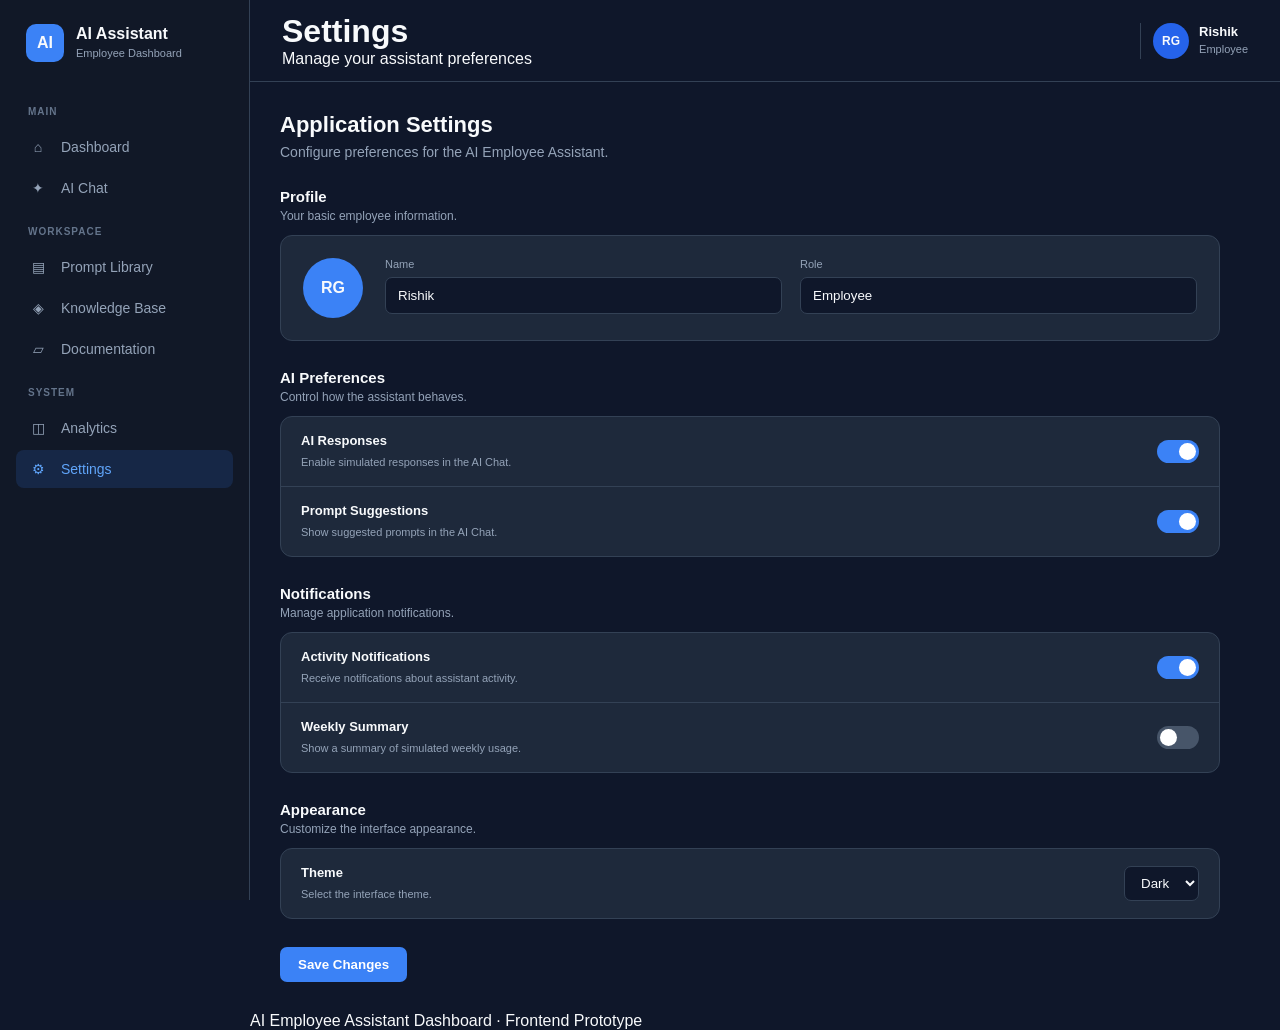
<file: settings.html>
<!DOCTYPE html>
<html lang="en">
<head>
    <meta charset="UTF-8">
    <meta name="viewport" content="width=device-width, initial-scale=1.0">

    <title>Settings | AI Employee Assistant</title>

    <link rel="stylesheet" href="css/style.css?v=2">
    <link rel="stylesheet" href="css/settings.css?v=2">

    <script src="js/main.js" defer></script>
    <script src="js/settings.js" defer></script>
</head>

<body>

    <div class="app">

        <aside class="sidebar">

            <div class="logo">
                <div class="logo-icon">AI</div>

                <div>
                    <h2>AI Assistant</h2>
                    <span>Employee Dashboard</span>
                </div>
            </div>

            <nav class="sidebar-nav">

                <p class="nav-title">MAIN</p>

                <a href="index.html" class="nav-item">
                    <span>⌂</span>
                    Dashboard
                </a>

                <a href="chat.html" class="nav-item">
                    <span>✦</span>
                    AI Chat
                </a>

                <p class="nav-title">WORKSPACE</p>

                <a href="prompts.html" class="nav-item">
                    <span>▤</span>
                    Prompt Library
                </a>

                <a href="knowledge.html" class="nav-item">
                    <span>◈</span>
                    Knowledge Base
                </a>

                <a href="docs.html" class="nav-item">
                    <span>▱</span>
                    Documentation
                </a>

                <p class="nav-title">SYSTEM</p>

                <a href="analytics.html" class="nav-item">
                    <span>◫</span>
                    Analytics
                </a>

                <a href="settings.html" class="nav-item active">
                    <span>⚙</span>
                    Settings
                </a>

            </nav>

        </aside>


        <main class="main">

            <header class="topbar">

                <div>
                    <h1>Settings</h1>
                    <p>Manage your assistant preferences</p>
                </div>

                <div class="profile">
                    <div class="avatar">RG</div>

                    <div>
                        <strong>Rishik</strong>
                        <small>Employee</small>
                    </div>
                </div>

            </header>


            <section class="settings-container">

                <div class="settings-header">
                    <h2>Application Settings</h2>
                    <p>Configure preferences for the AI Employee Assistant.</p>
                </div>


                <!-- Profile -->

                <div class="settings-section">

                    <div class="section-heading">
                        <h3>Profile</h3>
                        <p>Your basic employee information.</p>
                    </div>

                    <div class="settings-card">

                        <div class="profile-settings">

                            <div class="large-avatar">
                                RG
                            </div>

                            <div class="profile-fields">

                                <div class="field">
                                    <label>Name</label>
                                    <input
                                        type="text"
                                        value="Rishik"
                                        id="profileName"
                                    >
                                </div>

                                <div class="field">
                                    <label>Role</label>
                                    <input
                                        type="text"
                                        value="Employee"
                                        id="profileRole"
                                    >
                                </div>

                            </div>

                        </div>

                    </div>

                </div>


                <!-- AI Preferences -->

                <div class="settings-section">

                    <div class="section-heading">
                        <h3>AI Preferences</h3>
                        <p>Control how the assistant behaves.</p>
                    </div>

                    <div class="settings-card">

                        <div class="setting-row">

                            <div>
                                <strong>AI Responses</strong>
                                <span>
                                    Enable simulated responses in the AI Chat.
                                </span>
                            </div>

                            <label class="switch">
                                <input
                                    type="checkbox"
                                    id="aiResponses"
                                    checked
                                >
                                <span class="slider"></span>
                            </label>

                        </div>


                        <div class="setting-row">

                            <div>
                                <strong>Prompt Suggestions</strong>
                                <span>
                                    Show suggested prompts in the AI Chat.
                                </span>
                            </div>

                            <label class="switch">
                                <input
                                    type="checkbox"
                                    id="promptSuggestions"
                                    checked
                                >
                                <span class="slider"></span>
                            </label>

                        </div>

                    </div>

                </div>


                <!-- Notifications -->

                <div class="settings-section">

                    <div class="section-heading">
                        <h3>Notifications</h3>
                        <p>Manage application notifications.</p>
                    </div>

                    <div class="settings-card">

                        <div class="setting-row">

                            <div>
                                <strong>Activity Notifications</strong>
                                <span>
                                    Receive notifications about assistant activity.
                                </span>
                            </div>

                            <label class="switch">
                                <input
                                    type="checkbox"
                                    id="activityNotifications"
                                    checked
                                >
                                <span class="slider"></span>
                            </label>

                        </div>


                        <div class="setting-row">

                            <div>
                                <strong>Weekly Summary</strong>
                                <span>
                                    Show a summary of simulated weekly usage.
                                </span>
                            </div>

                            <label class="switch">
                                <input
                                    type="checkbox"
                                    id="weeklySummary"
                                >
                                <span class="slider"></span>
                            </label>

                        </div>

                    </div>

                </div>


                <!-- Appearance -->

                <div class="settings-section">

                    <div class="section-heading">
                        <h3>Appearance</h3>
                        <p>Customize the interface appearance.</p>
                    </div>

                    <div class="settings-card">

                        <div class="setting-row">

                            <div>
                                <strong>Theme</strong>
                                <span>
                                    Select the interface theme.
                                </span>
                            </div>

                            <select id="themeSelect">
                                <option value="dark">Dark</option>
                                <option value="light">Light</option>
                            </select>

                        </div>

                    </div>

                </div>


                <div class="settings-actions">
                    <button id="saveSettings" class="save-button">
                        Save Changes
                    </button>

                    <span id="saveMessage"></span>
                </div>

            </section>


            <footer class="footer">
                <p>AI Employee Assistant Dashboard · Frontend Prototype</p>
            </footer>

        </main>

    </div>

</body>
</html>
</file>
<file: css/style.css>
* {
  margin: 0;
  padding: 0;
  box-sizing: border-box;
}

:root {
  --bg: #0f172a;
  --sidebar: #111827;
  --card: #1e293b;
  --card-hover: #263449;
  --border: #334155;
  --accent: #3b82f6;
  --text: #f8fafc;
  --muted: #94a3b8;
  --success: #22c55e;
}

body {
  font-family: Arial, Helvetica, sans-serif;
  background: var(--bg);
  color: var(--text);
}

a {
  text-decoration: none;
  color: inherit;
}

button {
  font-family: inherit;
}

.app {
  display: flex;
  min-height: 100vh;
}

/* SIDEBAR */

.sidebar {
  width: 250px;
  min-height: 100vh;
  background: var(--sidebar);
  border-right: 1px solid var(--border);
  padding: 24px 16px;
  display: flex;
  flex-direction: column;
  position: sticky;
  top: 0;
  height: 100vh;
}

.logo {
  display: flex;
  align-items: center;
  gap: 12px;
  padding: 0 10px 28px;
}

.logo-icon {
  width: 38px;
  height: 38px;
  border-radius: 10px;
  background: var(--accent);
  display: flex;
  align-items: center;
  justify-content: center;
  font-weight: bold;
}

.logo h2 {
  font-size: 16px;
}

.logo span {
  font-size: 11px;
  color: var(--muted);
}

.nav-title {
  font-size: 10px;
  color: #64748b;
  font-weight: bold;
  letter-spacing: 1px;
  padding: 16px 12px 8px;
}

.nav-item {
  display: flex;
  align-items: center;
  gap: 13px;
  padding: 11px 12px;
  margin: 3px 0;
  border-radius: 8px;
  color: var(--muted);
  font-size: 14px;
  transition: 0.2s;
}

.nav-item span {
  width: 20px;
  text-align: center;
}

.nav-item:hover {
  background: var(--card);
  color: var(--text);
}

.nav-item.active {
  background: rgba(59, 130, 246, 0.15);
  color: #60a5fa;
}

.sidebar-bottom {
  margin-top: auto;
}

.user-mini {
  display: flex;
  align-items: center;
  gap: 10px;
  border-top: 1px solid var(--border);
  margin-top: 15px;
  padding: 18px 8px 0;
}

.user-mini strong,
.profile strong {
  display: block;
  font-size: 13px;
}

.user-mini small,
.profile small {
  color: var(--muted);
  font-size: 11px;
}

/* MAIN */

.main {
  flex: 1;
  min-width: 0;
}

.topbar {
  height: 82px;
  border-bottom: 1px solid var(--border);
  display: flex;
  align-items: center;
  justify-content: space-between;
  padding: 0 32px;
}

.page-info h1 {
  font-size: 20px;
}

.page-info p {
  color: var(--muted);
  font-size: 12px;
  margin-top: 4px;
}

.topbar-actions {
  display: flex;
  align-items: center;
  gap: 12px;
}

.icon-btn {
  width: 38px;
  height: 38px;
  border: 1px solid var(--border);
  background: var(--card);
  color: var(--muted);
  border-radius: 8px;
  cursor: pointer;
}

.icon-btn:hover {
  color: var(--text);
  background: var(--card-hover);
}

.profile {
  display: flex;
  align-items: center;
  gap: 10px;
  padding-left: 12px;
  border-left: 1px solid var(--border);
}

.avatar {
  width: 36px;
  height: 36px;
  border-radius: 50%;
  background: #2563eb;
  display: flex;
  align-items: center;
  justify-content: center;
  font-size: 12px;
  font-weight: bold;
}

/* CONTENT */

.content {
  padding: 32px;
}

.welcome {
  margin-bottom: 28px;
}

.eyebrow {
  color: #60a5fa;
  font-size: 10px;
  font-weight: bold;
  letter-spacing: 1.5px;
}

.welcome h2 {
  font-size: 28px;
  margin: 7px 0;
}

.welcome p {
  color: var(--muted);
  font-size: 14px;
}

.stats-grid {
  display: grid;
  grid-template-columns: repeat(4, 1fr);
  gap: 16px;
}

.stat-card {
  background: var(--card);
  border: 1px solid var(--border);
  border-radius: 12px;
  padding: 20px;
  transition: 0.2s;
}

.stat-card:hover {
  background: var(--card-hover);
  transform: translateY(-3px);
  border-color: #475569;
  box-shadow: 0 8px 20px rgba(0, 0, 0, 0.2);
}

.stat-card span {
  color: var(--muted);
  font-size: 12px;
}

.stat-card strong {
  display: block;
  font-size: 28px;
  margin: 12px 0 6px;
}

.stat-card small {
  color: var(--success);
  font-size: 11px;
}
/* RESPONSIVE */

@media (max-width: 1000px) {
  .sidebar {
    width: 210px;
  }

  .stats-grid {
    grid-template-columns: repeat(2, 1fr);
  }

  .content {
    padding: 24px;
  }
}

@media (max-width: 700px) {
  .app {
    display: block;
  }

  .sidebar {
    width: 100%;
    min-height: auto;
    padding: 12px;
    border-right: none;
    border-bottom: 1px solid var(--border);
  }

  .logo {
    justify-content: flex-start;
    padding: 5px 8px 12px;
  }

  .logo h2 {
    font-size: 16px;
  }

  .logo span {
    font-size: 11px;
  }

  .sidebar-nav {
    display: flex;
    flex-wrap: wrap;
    gap: 4px;
  }

  .nav-title {
    display: none;
  }

  .nav-item {
    font-size: 12px;
    padding: 8px 10px;
    margin: 0;
    gap: 6px;
  }

  .nav-item span {
    width: auto;
    font-size: 14px;
  }

  .main {
    width: 100%;
  }

  .topbar {
    height: auto;
    min-height: 70px;
    padding: 14px 18px;
    gap: 12px;
  }

  .topbar h1 {
    font-size: 18px;
  }

  .profile {
    padding-left: 8px;
  }

  .profile > div:last-child {
    display: none;
  }

  .content {
    padding: 20px;
  }

  .stats-grid {
    grid-template-columns: 1fr;
  }

  .welcome h2 {
    font-size: 23px;
  }
}
/* GLOBAL POLISH */

::selection {
  background: #3b82f6;
  color: white;
}

::-webkit-scrollbar {
  width: 7px;
}

::-webkit-scrollbar-track {
  background: var(--bg);
}

::-webkit-scrollbar-thumb {
  background: var(--border);
  border-radius: 10px;
}

::-webkit-scrollbar-thumb:hover {
  background: #475569;
}

button,
a {
  -webkit-tap-highlight-color: transparent;
}
</file>
<file: css/dashboard.css>
/* DASHBOARD LOWER SECTION */

.dashboard-grid {
    display: grid;
    grid-template-columns: 1.4fr 1fr;
    gap: 16px;
    margin-top: 20px;
}

.dashboard-card {
    background: var(--card);
    border: 1px solid var(--border);
    border-radius: 12px;
    padding: 22px;
}

.card-header {
    display: flex;
    align-items: flex-start;
    justify-content: space-between;
    margin-bottom: 20px;
}

.card-label {
    display: block;
    color: #60a5fa;
    font-size: 9px;
    font-weight: bold;
    letter-spacing: 1.5px;
    margin-bottom: 5px;
}

.card-header h3 {
    font-size: 17px;
}

.view-link {
    color: #60a5fa;
    font-size: 11px;
}

.view-link:hover {
    text-decoration: underline;
}


/* ACTIVITY */

.activity-list {
    display: flex;
    flex-direction: column;
}

.activity-item {
    display: flex;
    align-items: center;
    gap: 12px;
    padding: 13px 0;
    border-bottom: 1px solid rgba(51, 65, 85, 0.6);
}

.activity-item:last-child {
    border-bottom: none;
}

.activity-icon {
    width: 34px;
    height: 34px;
    border-radius: 8px;
    display: flex;
    align-items: center;
    justify-content: center;
    font-size: 14px;
}

.activity-icon.blue {
    background: rgba(59, 130, 246, 0.15);
    color: #60a5fa;
}

.activity-icon.green {
    background: rgba(34, 197, 94, 0.15);
    color: #4ade80;
}

.activity-icon.purple {
    background: rgba(168, 85, 247, 0.15);
    color: #c084fc;
}

.activity-icon.orange {
    background: rgba(245, 158, 11, 0.15);
    color: #fbbf24;
}

.activity-info {
    flex: 1;
}

.activity-info strong {
    display: block;
    font-size: 12px;
    margin-bottom: 4px;
}

.activity-info span {
    color: var(--muted);
    font-size: 10px;
}

.activity-item > small {
    color: #64748b;
    font-size: 9px;
}


/* AI ASSISTANT */

.assistant-text {
    color: var(--muted);
    font-size: 12px;
    line-height: 1.6;
    margin-bottom: 18px;
}

.ai-status {
    color: #4ade80;
    font-size: 10px;
    display: flex;
    align-items: center;
    gap: 5px;
}

.ai-status span {
    width: 6px;
    height: 6px;
    background: #22c55e;
    border-radius: 50%;
}

.quick-prompts {
    display: grid;
    grid-template-columns: 1fr 1fr;
    gap: 8px;
    margin-bottom: 16px;
}

.quick-prompt {
    border: 1px solid var(--border);
    background: rgba(15, 23, 42, 0.5);
    border-radius: 8px;
    padding: 10px;
    color: var(--muted);
    font-size: 10px;
    transition: 0.2s;
}

.quick-prompt span {
    color: #60a5fa;
    margin-right: 5px;
}

.quick-prompt:hover {
    border-color: #3b82f6;
    color: var(--text);
    background: rgba(59, 130, 246, 0.08);
}

.assistant-button {
    display: flex;
    justify-content: space-between;
    align-items: center;
    width: 100%;
    padding: 11px 14px;
    border-radius: 8px;
    background: var(--accent);
    color: white;
    font-size: 11px;
    font-weight: bold;
    transition: 0.2s;
}

.assistant-button:hover {
    background: #2563eb;
}


/* RESPONSIVE */

@media (max-width: 850px) {
    .dashboard-grid {
        grid-template-columns: 1fr;
    }
}
.dashboard-footer {
    display: flex;
    justify-content: space-between;
    padding: 20px 0 5px;
    color: #64748b;
    font-size: 10px;
}
</file>
<file: css/analytics.css>
.analytics-container {
    padding: 30px;
}

.analytics-header {
    display: flex;
    justify-content: space-between;
    align-items: center;
    margin-bottom: 24px;
}

.analytics-header h2 {
    margin-bottom: 6px;
}

.analytics-header p {
    color: var(--muted);
    font-size: 14px;
}

.analytics-header select {
    background: var(--card);
    color: var(--text);
    border: 1px solid var(--border);
    border-radius: 7px;
    padding: 9px 12px;
    outline: none;
    cursor: pointer;
}

.analytics-stats {
    display: grid;
    grid-template-columns: repeat(4, 1fr);
    gap: 16px;
    margin-bottom: 20px;
}

.analytics-card {
    background: var(--card);
    border: 1px solid var(--border);
    border-radius: 12px;
    padding: 20px;
}

.analytics-card span {
    color: var(--muted);
    font-size: 12px;
}

.analytics-card strong {
    display: block;
    font-size: 27px;
    margin: 11px 0 7px;
}

.analytics-card small {
    color: var(--success);
    font-size: 11px;
}

.analytics-grid {
    display: grid;
    grid-template-columns: 1.5fr 1fr;
    gap: 20px;
}

.chart-card,
.activity-card {
    background: var(--card);
    border: 1px solid var(--border);
    border-radius: 12px;
    padding: 22px;
}

.chart-header h3,
.activity-card h3 {
    font-size: 16px;
    margin-bottom: 5px;
}

.chart-header p,
.activity-card > p {
    color: var(--muted);
    font-size: 12px;
}

.chart {
    height: 260px;
    margin-top: 25px;
    display: flex;
    align-items: flex-end;
    justify-content: space-around;
    gap: 12px;
    border-bottom: 1px solid var(--border);
}

.chart-bar {
    height: 100%;
    flex: 1;
    display: flex;
    flex-direction: column;
    justify-content: flex-end;
    align-items: center;
    gap: 8px;
}

.chart-bar span {
    width: 70%;
    max-width: 42px;
    min-height: 10px;
    background: var(--accent);
    border-radius: 5px 5px 0 0;
}

.chart-bar small {
    color: var(--muted);
    font-size: 10px;
    transform: translateY(24px);
}

.tool-row {
    margin-top: 22px;
}

.tool-row > div:first-child {
    display: flex;
    justify-content: space-between;
    margin-bottom: 8px;
}

.tool-row span {
    color: var(--muted);
    font-size: 12px;
}

.tool-row strong {
    font-size: 12px;
}

.progress {
    height: 7px;
    background: var(--bg);
    border-radius: 10px;
    overflow: hidden;
}

.progress span {
    display: block;
    height: 100%;
    background: var(--accent);
    border-radius: 10px;
}


/* Responsive */

@media (max-width: 1100px) {
    .analytics-stats {
        grid-template-columns: repeat(2, 1fr);
    }

    .analytics-grid {
        grid-template-columns: 1fr;
    }
}

@media (max-width: 700px) {
    .analytics-container {
        padding: 20px;
    }

    .analytics-header {
        align-items: flex-start;
        flex-direction: column;
        gap: 15px;
    }

    .analytics-stats {
        grid-template-columns: 1fr;
    }
}
</file>
<file: css/chat.css>
.chat-container {
  height: calc(100vh - 82px);
  display: flex;
  flex-direction: column;
  max-width: 1100px;
  margin: 0 auto;
  padding: 25px 32px 20px;
}

/* CHAT HEADER */

.chat-header {
  display: flex;
  align-items: center;
  gap: 14px;
  padding-bottom: 20px;
  border-bottom: 1px solid var(--border);
}

.ai-avatar {
  width: 44px;
  height: 44px;
  border-radius: 12px;
  background: rgba(59, 130, 246, 0.15);
  color: #60a5fa;
  display: flex;
  align-items: center;
  justify-content: center;
  font-size: 20px;
}

.chat-header h2 {
  font-size: 17px;
}

.chat-header p {
  color: var(--muted);
  font-size: 11px;
  margin-top: 4px;
}

.chat-status {
  margin-left: auto;
  display: flex;
  align-items: center;
  gap: 6px;
  color: #4ade80;
  font-size: 11px;
}

.chat-status span {
  width: 7px;
  height: 7px;
  border-radius: 50%;
  background: #22c55e;
}

/* MESSAGES */

.chat-messages {
  flex: 1;
  overflow-y: auto;
  padding: 25px 5px;
}

.message {
  display: flex;
  gap: 12px;
  max-width: 75%;
  margin-bottom: 22px;
}

.message-avatar {
  width: 32px;
  height: 32px;
  flex-shrink: 0;
  border-radius: 9px;
  background: var(--accent);
  display: flex;
  align-items: center;
  justify-content: center;
  font-size: 10px;
  font-weight: bold;
}

.message-content {
  background: var(--card);
  border: 1px solid var(--border);
  border-radius: 4px 12px 12px 12px;
  padding: 12px 15px;
}

.message-content strong {
  display: block;
  font-size: 11px;
  margin-bottom: 7px;
}

.message-content p {
  color: #cbd5e1;
  font-size: 12px;
  line-height: 1.6;
}

/* SUGGESTIONS */

.suggestions {
  display: flex;
  gap: 8px;
  margin-bottom: 12px;
  overflow-x: auto;
}

.suggestion {
  white-space: nowrap;
  background: transparent;
  border: 1px solid var(--border);
  border-radius: 8px;
  padding: 9px 13px;
  color: var(--muted);
  font-size: 10px;
  cursor: pointer;
  transition: 0.2s;
}

.suggestion:hover {
  border-color: var(--accent);
  color: var(--text);
  background: rgba(59, 130, 246, 0.08);
}

/* INPUT */

.chat-input-area {
  display: flex;
  align-items: flex-end;
  gap: 10px;
  background: var(--card);
  border: 1px solid var(--border);
  border-radius: 12px;
  padding: 10px;
  transition: 0.2s;
}

.chat-input-area:focus-within {
  border-color: #3b82f6;
}

.chat-input-area textarea {
  flex: 1;
  resize: none;
  border: none;
  outline: none;
  background: transparent;
  color: var(--text);
  font-family: inherit;
  font-size: 12px;
  line-height: 1.5;
  padding: 7px;
  min-height: 32px;
  max-height: 120px;
}

.chat-input-area textarea::placeholder {
  color: #64748b;
}

.send-button {
  width: 34px;
  height: 34px;
  border: none;
  border-radius: 8px;
  background: var(--accent);
  color: white;
  font-size: 18px;
  cursor: pointer;
  transition: 0.2s;
}

.send-button:hover {
  background: #2563eb;
  transform: translateY(-1px);
}

.chat-disclaimer {
  text-align: center;
  color: #475569;
  font-size: 9px;
  margin-top: 8px;
}

/* RESPONSIVE */

@media (max-width: 700px) {
  .chat-container {
    padding: 20px 15px;
  }

  .chat-header p {
    display: none;
  }

  .message {
    max-width: 90%;
  }

  .suggestions {
    padding-bottom: 3px;
  }
}
.clear-chat {
  margin-left: auto;
  padding: 8px 12px;
  background: transparent;
  color: var(--muted);
  border: 1px solid var(--border);
  border-radius: 7px;
  cursor: pointer;
  font-size: 12px;
  font-weight: 600;
  transition: 0.2s;
}

.clear-chat:hover {
  color: var(--text);
  border-color: var(--accent);
}
</file>
<file: css/docs.css>
.docs-container {
  padding: 30px;
}

.docs-layout {
  display: grid;
  grid-template-columns: 210px 1fr;
  gap: 30px;
  max-width: 1100px;
}

.docs-sidebar {
  background: var(--card);
  border: 1px solid var(--border);
  border-radius: 10px;
  padding: 18px;
  height: fit-content;
  position: sticky;
  top: 20px;
}

.docs-sidebar h3 {
  font-size: 13px;
  margin-bottom: 12px;
}

.docs-link {
  display: block;
  color: var(--muted);
  font-size: 13px;
  padding: 9px 10px;
  border-radius: 6px;
  margin-bottom: 3px;
}

.docs-link:hover {
  color: var(--text);
  background: var(--card-hover);
}

.docs-link.active {
  color: #60a5fa;
  background: rgba(59, 130, 246, 0.12);
}

.docs-content {
  max-width: 750px;
  padding-bottom: 400px;
}

.doc-section {
  padding-bottom: 34px;
  margin-bottom: 34px;
  border-bottom: 1px solid var(--border);
  scroll-margin-top: 20px;
}

.doc-section:last-child {
  border-bottom: none;
}

.doc-label {
  color: #60a5fa;
  font-size: 10px;
  font-weight: bold;
  letter-spacing: 1.4px;
}

.doc-section h2 {
  font-size: 22px;
  margin: 8px 0 14px;
}

.doc-section p {
  color: var(--muted);
  font-size: 14px;
  line-height: 1.7;
  margin-bottom: 12px;
}

.doc-section strong {
  color: var(--text);
}

.info-box,
.warning-box {
  margin-top: 18px;
  padding: 16px;
  border: 1px solid var(--border);
  border-radius: 9px;
  background: rgba(59, 130, 246, 0.07);
}

.warning-box {
  background: rgba(234, 179, 8, 0.07);
}

.info-box strong,
.warning-box strong {
  font-size: 13px;
}

.info-box p,
.warning-box p {
  margin: 7px 0 0;
  font-size: 13px;
}

/* Responsive */

@media (max-width: 800px) {
  .docs-container {
    padding: 20px;
  }

  .docs-layout {
    display: block;
    width: 100%;
  }

  .docs-sidebar {
    position: static;
    width: 100%;
    margin-bottom: 25px;
  }

  .docs-link {
    display: inline-block;
    margin-right: 4px;
    margin-bottom: 4px;
  }

  .docs-content {
    width: 100%;
    max-width: none;
  }

  .doc-section {
    width: 100%;
  }
}
</file>
<file: css/knowledge.css>
.knowledge-container {
  padding: 30px;
}

.knowledge-header {
  display: flex;
  align-items: center;
  justify-content: space-between;
  margin-bottom: 24px;
}

.knowledge-header h2 {
  margin-bottom: 6px;
}

.knowledge-header p {
  color: var(--muted);
  font-size: 14px;
}

.add-resource {
  background: var(--accent);
  color: white;
  border: none;
  padding: 11px 18px;
  border-radius: 8px;
  cursor: pointer;
  font-weight: 600;
  transition: 0.2s;
}

.add-resource:hover {
  opacity: 0.85;
  transform: translateY(-1px);
}

.knowledge-search {
  margin-bottom: 22px;
}

.knowledge-search input {
  width: 100%;
  padding: 13px 15px;
  background: var(--card);
  color: var(--text);
  border: 1px solid var(--border);
  border-radius: 8px;
  outline: none;
  font-size: 13px;
}

.knowledge-search input:focus {
  border-color: var(--accent);
}

.knowledge-search input::placeholder {
  color: var(--muted);
}

.knowledge-grid {
  display: grid;
  grid-template-columns: repeat(3, 1fr);
  gap: 20px;
}

.knowledge-card {
  display: flex;
  gap: 16px;
  padding: 20px;
  background: var(--card);
  border: 1px solid var(--border);
  border-radius: 12px;
  transition: 0.2s;
  cursor: pointer;
}

.knowledge-card:hover {
  background: var(--card-hover);
  transform: translateY(-2px);
}

.knowledge-icon {
  min-width: 42px;
  height: 42px;
  border-radius: 9px;
  background: rgba(59, 130, 246, 0.12);
  color: var(--accent);
  display: flex;
  align-items: center;
  justify-content: center;
  font-size: 18px;
  font-weight: bold;
}

.knowledge-content {
  flex: 1;
}

.knowledge-content h3 {
  font-size: 16px;
  margin-bottom: 8px;
}

.knowledge-content p {
  color: var(--muted);
  font-size: 13px;
  line-height: 1.6;
  min-height: 62px;
}

.knowledge-meta {
  display: flex;
  justify-content: space-between;
  gap: 10px;
  margin-top: 16px;
  padding-top: 13px;
  border-top: 1px solid var(--border);
}

.knowledge-meta span {
  color: var(--muted);
  font-size: 11px;
}
.resource-panel {
  display: none;
  margin-top: 24px;
  padding: 24px;
  background: var(--card);
  border: 1px solid var(--border);
  border-radius: 12px;
}

.resource-panel-header {
  display: flex;
  align-items: flex-start;
  justify-content: space-between;
  gap: 20px;
  padding-bottom: 18px;
  border-bottom: 1px solid var(--border);
}

.resource-panel-header span {
  color: var(--accent);
  font-size: 11px;
  font-weight: 600;
  text-transform: uppercase;
}

.resource-panel-header h2 {
  margin-top: 5px;
  font-size: 20px;
}

.resource-panel-header button {
  background: transparent;
  color: var(--muted);
  border: 1px solid var(--border);
  width: 32px;
  height: 32px;
  border-radius: 7px;
  cursor: pointer;
  font-size: 14px;
}

.resource-panel-header button:hover {
  color: var(--text);
  border-color: var(--accent);
}

.resource-panel-content {
  padding-top: 20px;
}

.resource-panel-content p {
  color: var(--muted);
  font-size: 14px;
  line-height: 1.7;
  margin-bottom: 22px;
}

.resource-panel-content h3 {
  font-size: 15px;
  margin-bottom: 12px;
}

.resource-panel-content ul {
  padding-left: 20px;
  color: var(--muted);
}

.resource-panel-content li {
  font-size: 13px;
  line-height: 1.7;
  margin-bottom: 7px;
}
.new-resource-form {
  display: none;
  background: var(--card);
  border: 1px solid var(--border);
  border-radius: 12px;
  padding: 22px;
  margin-bottom: 22px;
}

.new-resource-header {
  margin-bottom: 20px;
}

.new-resource-header h3 {
  margin-bottom: 5px;
}

.new-resource-header p {
  color: var(--muted);
  font-size: 13px;
}

.new-resource-fields {
  display: grid;
  gap: 16px;
}

.new-resource-fields > div {
  display: flex;
  flex-direction: column;
  gap: 7px;
}

.new-resource-fields label {
  font-size: 13px;
  font-weight: 600;
}

.new-resource-fields input,
.new-resource-fields select,
.new-resource-fields textarea {
  background: var(--bg);
  color: var(--text);
  border: 1px solid var(--border);
  border-radius: 7px;
  padding: 10px 12px;
  font-family: inherit;
  font-size: 13px;
  outline: none;
}

.new-resource-fields input:focus,
.new-resource-fields select:focus,
.new-resource-fields textarea:focus {
  border-color: var(--accent);
}

.new-resource-fields textarea {
  min-height: 100px;
  resize: vertical;
}

.new-resource-actions {
  display: flex;
  justify-content: flex-end;
  gap: 10px;
  margin-top: 20px;
}

.cancel-resource,
.save-resource {
  padding: 9px 15px;
  border-radius: 7px;
  cursor: pointer;
  font-size: 12px;
  font-weight: 600;
}

.cancel-resource {
  background: transparent;
  color: var(--muted);
  border: 1px solid var(--border);
}

.save-resource {
  background: var(--accent);
  color: white;
  border: 1px solid var(--accent);
}

.cancel-resource:hover {
  color: var(--text);
}

.save-resource:hover {
  opacity: 0.85;
}
/* Responsive */

@media (max-width: 1100px) {
  .knowledge-grid {
    grid-template-columns: repeat(2, 1fr);
  }
}

@media (max-width: 700px) {
  .knowledge-container {
    padding: 20px;
  }

  .knowledge-header {
    align-items: flex-start;
    flex-direction: column;
    gap: 15px;
  }

  .knowledge-grid {
    grid-template-columns: 1fr;
  }
}
</file>
<file: css/prompts.css>
.prompts-container {
  padding: 30px;
}

.prompt-header {
  display: flex;
  justify-content: space-between;
  align-items: center;
  margin-bottom: 28px;
}

.prompt-header h2 {
  margin-bottom: 6px;
}

.prompt-header p {
  color: var(--muted);
  font-size: 14px;
}

.prompt-filters {
  display: flex;
  flex-wrap: wrap;
  gap: 8px;
  margin-bottom: 24px;
}

.filter-btn {
  background: var(--card);
  color: var(--muted);
  border: 1px solid var(--border);
  padding: 8px 14px;
  border-radius: 7px;
  cursor: pointer;
  font-size: 12px;
  font-weight: 600;
  transition: 0.2s;
}

.filter-btn:hover {
  color: var(--text);
  border-color: var(--accent);
}

.filter-btn.active {
  background: var(--accent);
  color: white;
  border-color: var(--accent);
}

.create-prompt {
  background: var(--accent);
  color: white;
  border: none;
  padding: 11px 18px;
  border-radius: 8px;
  cursor: pointer;
  font-weight: 600;
  transition: 0.2s;
}

.create-prompt:hover {
  opacity: 0.85;
  transform: translateY(-1px);
}

.prompt-grid {
  display: grid;
  grid-template-columns: repeat(3, 1fr);
  gap: 20px;
}

.prompt-card {
  background: var(--card);
  border: 1px solid var(--border);
  border-radius: 12px;
  padding: 20px;
  display: flex;
  gap: 16px;
  transition: 0.2s;
}

.prompt-card:hover {
  background: var(--card-hover);
  transform: translateY(-2px);
}

.prompt-icon {
  min-width: 42px;
  height: 42px;
  border-radius: 9px;
  background: rgba(59, 130, 246, 0.12);
  color: var(--accent);
  display: flex;
  align-items: center;
  justify-content: center;
  font-size: 19px;
  font-weight: bold;
}

.prompt-card-content {
  flex: 1;
}

.prompt-card h3 {
  margin-bottom: 8px;
  font-size: 16px;
}

.prompt-card p {
  color: var(--muted);
  font-size: 13px;
  line-height: 1.6;
  min-height: 62px;
}

.prompt-footer {
  margin-top: 18px;
  padding-top: 14px;
  border-top: 1px solid var(--border);
  display: flex;
  align-items: center;
  justify-content: space-between;
}

.prompt-footer span {
  color: var(--muted);
  font-size: 12px;
}

.use-prompt {
  background: transparent;
  color: var(--accent);
  border: 1px solid var(--accent);
  padding: 7px 11px;
  border-radius: 6px;
  cursor: pointer;
  font-size: 12px;
  font-weight: 600;
  transition: 0.2s;
}

.use-prompt:hover {
  background: var(--accent);
  color: white;
}
.new-prompt-form {
  display: none;
  background: var(--card);
  border: 1px solid var(--border);
  border-radius: 12px;
  padding: 22px;
  margin-bottom: 24px;
}

.new-prompt-header {
  margin-bottom: 20px;
}

.new-prompt-header h3 {
  margin-bottom: 5px;
}

.new-prompt-header p {
  color: var(--muted);
  font-size: 13px;
}

.new-prompt-fields {
  display: grid;
  gap: 16px;
}

.new-prompt-fields > div {
  display: flex;
  flex-direction: column;
  gap: 7px;
}

.new-prompt-fields label {
  font-size: 13px;
  font-weight: 600;
}

.new-prompt-fields input,
.new-prompt-fields select,
.new-prompt-fields textarea {
  background: var(--bg);
  color: var(--text);
  border: 1px solid var(--border);
  border-radius: 7px;
  padding: 10px 12px;
  font-family: inherit;
  font-size: 13px;
  outline: none;
}

.new-prompt-fields input:focus,
.new-prompt-fields select:focus,
.new-prompt-fields textarea:focus {
  border-color: var(--accent);
}

.new-prompt-fields textarea {
  min-height: 100px;
  resize: vertical;
}

.new-prompt-actions {
  display: flex;
  justify-content: flex-end;
  gap: 10px;
  margin-top: 20px;
}

.cancel-prompt,
.save-prompt {
  padding: 9px 15px;
  border-radius: 7px;
  cursor: pointer;
  font-size: 12px;
  font-weight: 600;
}

.cancel-prompt {
  background: transparent;
  color: var(--muted);
  border: 1px solid var(--border);
}

.save-prompt {
  background: var(--accent);
  color: white;
  border: 1px solid var(--accent);
}

.cancel-prompt:hover {
  color: var(--text);
}

.save-prompt:hover {
  opacity: 0.85;
}
/* Responsive */

@media (max-width: 1100px) {
  .prompt-grid {
    grid-template-columns: repeat(2, 1fr);
  }
}

@media (max-width: 700px) {
  .prompts-container {
    padding: 20px;
  }

  .prompt-header {
    align-items: flex-start;
    gap: 15px;
    flex-direction: column;
  }

  .prompt-grid {
    grid-template-columns: 1fr;
  }
}
</file>
<file: css/settings.css>
.settings-container {
    padding: 30px;
    max-width: 1000px;
}

.settings-header {
    margin-bottom: 28px;
}

.settings-header h2 {
    font-size: 22px;
    margin-bottom: 6px;
}

.settings-header p {
    color: var(--muted);
    font-size: 14px;
}

.settings-section {
    margin-bottom: 28px;
}

.section-heading {
    margin-bottom: 12px;
}

.section-heading h3 {
    font-size: 15px;
    margin-bottom: 4px;
}

.section-heading p {
    color: var(--muted);
    font-size: 12px;
}

.settings-card {
    background: var(--card);
    border: 1px solid var(--border);
    border-radius: 12px;
    overflow: hidden;
}

.profile-settings {
    display: flex;
    gap: 22px;
    padding: 22px;
}

.large-avatar {
    width: 60px;
    height: 60px;
    flex-shrink: 0;
    border-radius: 50%;
    background: var(--accent);
    display: flex;
    align-items: center;
    justify-content: center;
    font-weight: bold;
}

.profile-fields {
    display: grid;
    grid-template-columns: 1fr 1fr;
    gap: 18px;
    width: 100%;
}

.field label {
    display: block;
    color: var(--muted);
    font-size: 11px;
    margin-bottom: 7px;
}

.field input {
    width: 100%;
    background: var(--bg);
    color: var(--text);
    border: 1px solid var(--border);
    border-radius: 7px;
    padding: 10px 12px;
    outline: none;
}

.field input:focus {
    border-color: var(--accent);
}

.setting-row {
    min-height: 68px;
    padding: 16px 20px;
    display: flex;
    align-items: center;
    justify-content: space-between;
    gap: 20px;
    border-bottom: 1px solid var(--border);
}

.setting-row:last-child {
    border-bottom: none;
}

.setting-row strong {
    display: block;
    font-size: 13px;
    margin-bottom: 4px;
}

.setting-row span {
    color: var(--muted);
    font-size: 11px;
}

.setting-row select {
    background: var(--bg);
    color: var(--text);
    border: 1px solid var(--border);
    border-radius: 7px;
    padding: 8px 12px;
    outline: none;
}


/* Toggle */

.switch {
    position: relative;
    width: 42px;
    height: 23px;
    flex-shrink: 0;
}

.switch input {
    opacity: 0;
    width: 0;
    height: 0;
}

.slider {
    position: absolute;
    inset: 0;
    background: #475569;
    border-radius: 20px;
    cursor: pointer;
    transition: 0.2s;
}

.slider::before {
    content: "";
    position: absolute;
    width: 17px;
    height: 17px;
    left: 3px;
    top: 3px;
    background: white;
    border-radius: 50%;
    transition: 0.2s;
}

.switch input:checked + .slider {
    background: var(--accent);
}

.switch input:checked + .slider::before {
    transform: translateX(19px);
}


/* Save */

.settings-actions {
    display: flex;
    align-items: center;
    gap: 15px;
    margin-top: 8px;
}

.save-button {
    background: var(--accent);
    color: white;
    border: none;
    border-radius: 7px;
    padding: 10px 18px;
    cursor: pointer;
    font-weight: 600;
}

.save-button:hover {
    opacity: 0.85;
}

#saveMessage {
    color: var(--success);
    font-size: 12px;
}


/* Responsive */

@media (max-width: 700px) {

    .settings-container {
        padding: 20px;
    }

    .profile-settings {
        flex-direction: column;
    }

    .profile-fields {
        grid-template-columns: 1fr;
    }

    .setting-row {
        align-items: flex-start;
    }

}
</file>
